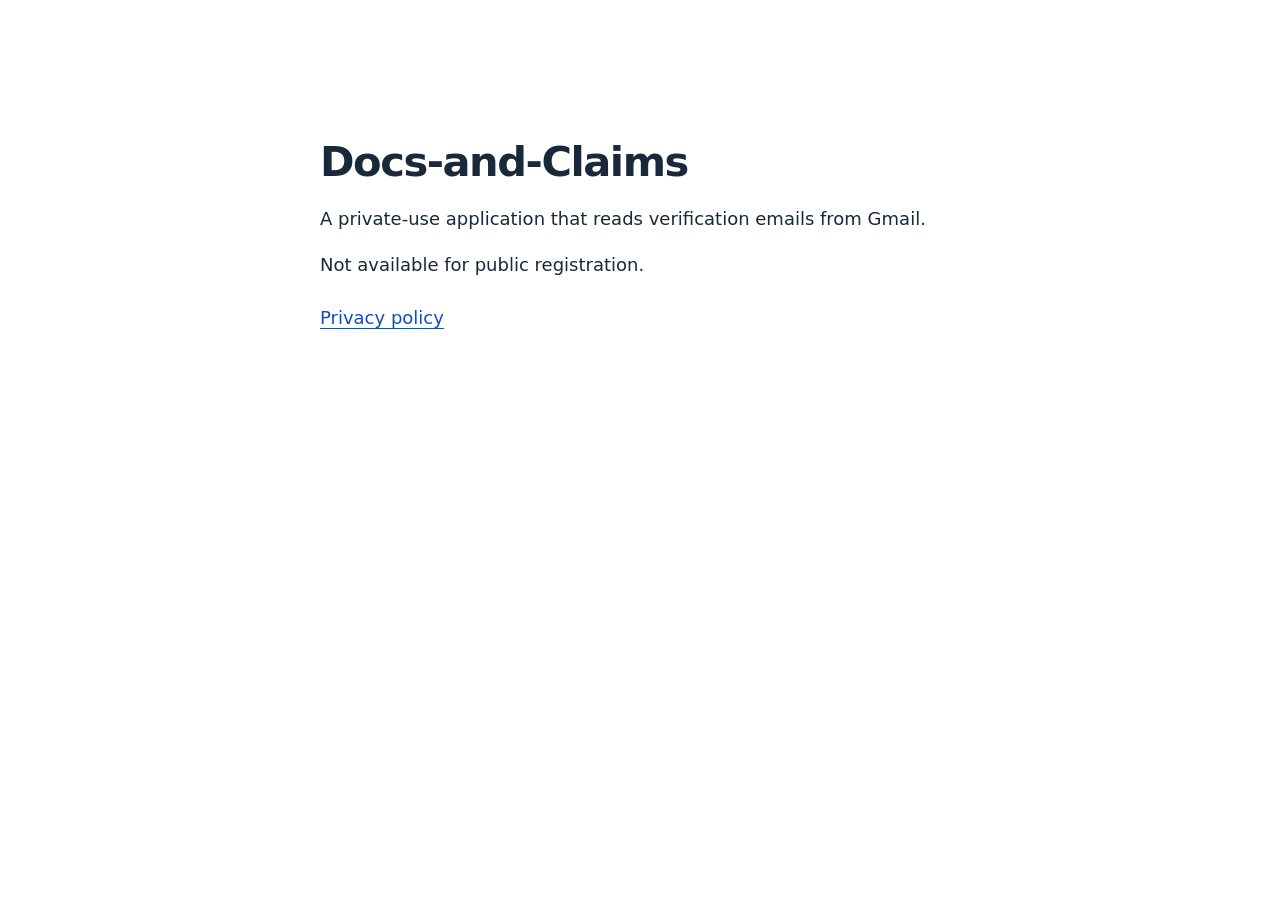
<file: docs/index.html>
<!DOCTYPE html>
<html lang="en">
  <head>
    <meta charset="utf-8">
    <meta name="viewport" content="width=device-width, initial-scale=1">
    <meta name="description" content="A private-use application that reads verification emails from Gmail.">
    <title>Docs-and-Claims</title>
    <link rel="stylesheet" href="styles.css">
  </head>
  <body>
    <main class="page home">
      <h1>Docs-and-Claims</h1>
      <p>A private-use application that reads verification emails from Gmail.</p>
      <p>Not available for public registration.</p>
      <nav aria-label="Information">
        <a href="privacy.html">Privacy policy</a>
      </nav>
    </main>
  </body>
</html>
</file>
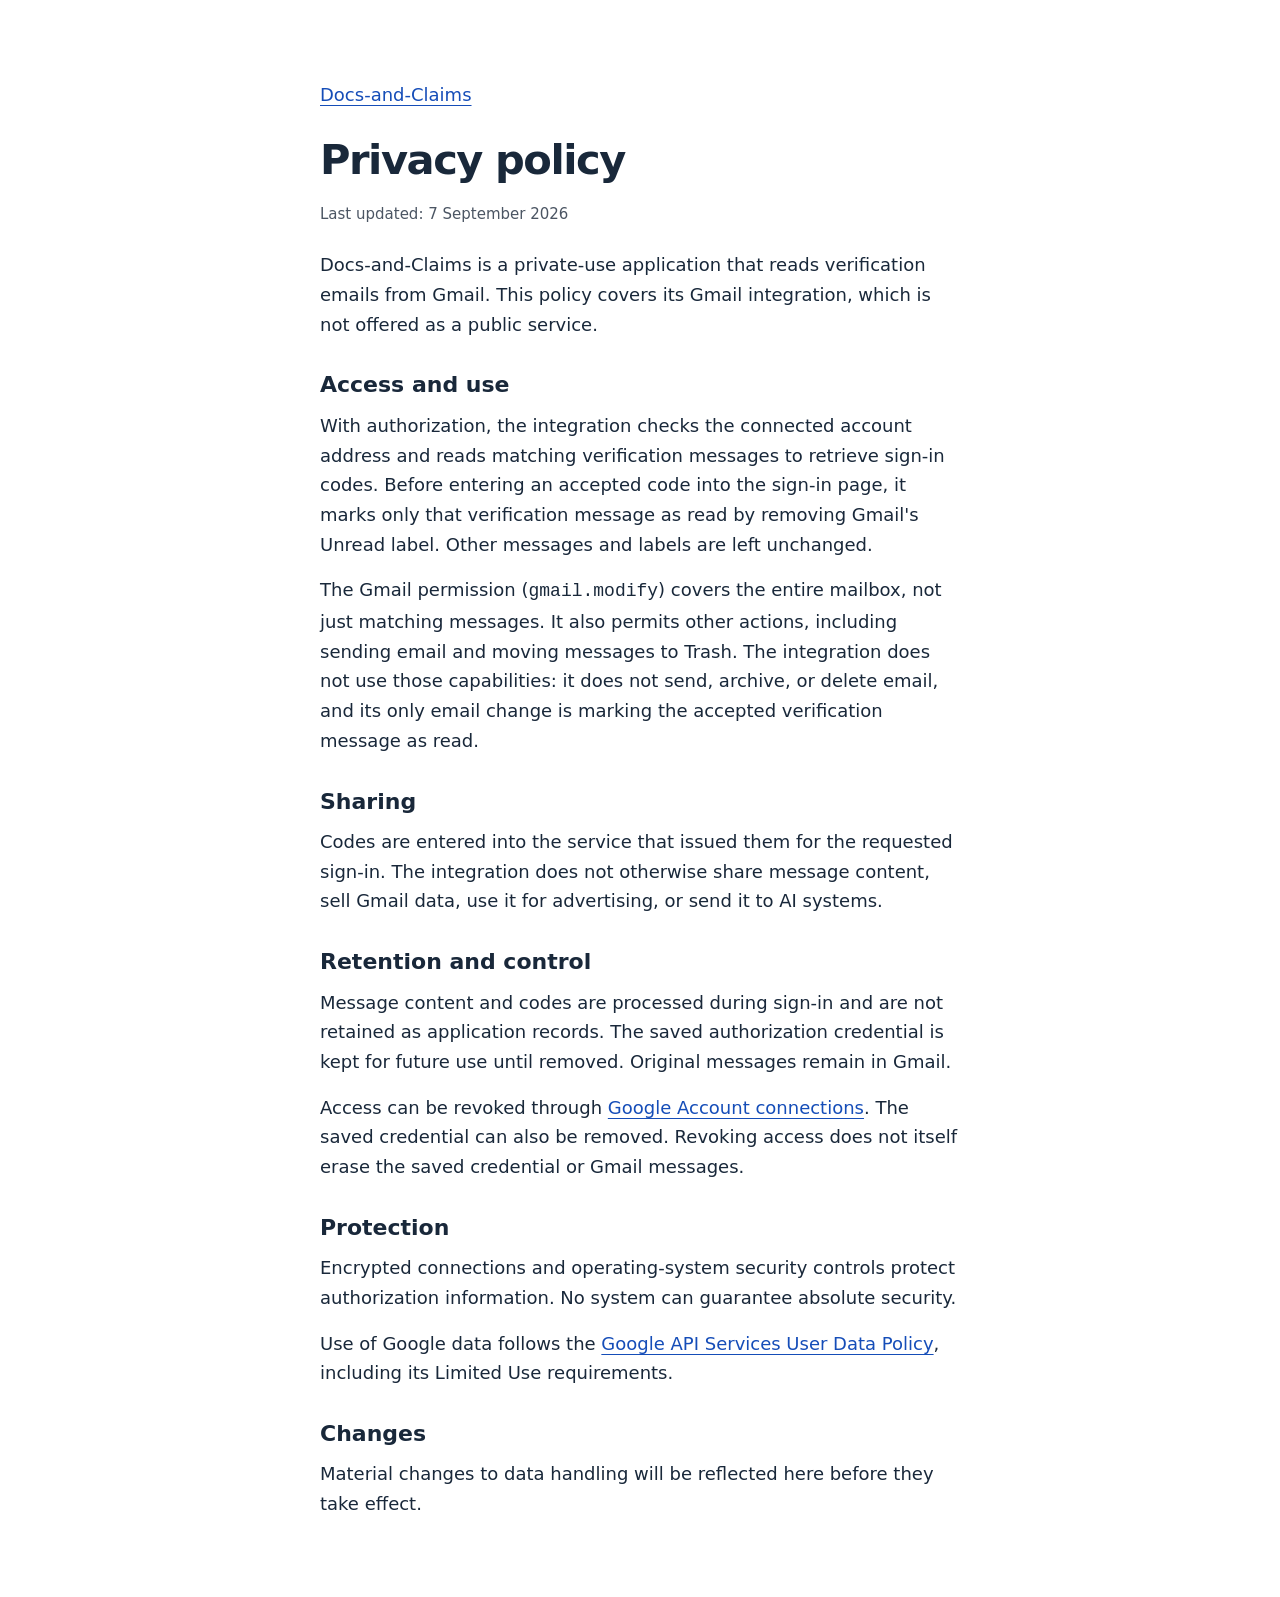
<file: docs/privacy.html>
<!DOCTYPE html>
<html lang="en">
  <head>
    <meta charset="utf-8">
    <meta name="viewport" content="width=device-width, initial-scale=1">
    <meta name="description" content="How the Docs-and-Claims Gmail integration accesses, uses, and protects information.">
    <title>Privacy policy — Docs-and-Claims</title>
    <link rel="stylesheet" href="styles.css">
  </head>
  <body>
    <main class="page">
      <nav aria-label="Home"><a href="./">Docs-and-Claims</a></nav>
      <h1>Privacy policy</h1>
      <p class="date">Last updated: <time datetime="2026-09-07">7 September 2026</time></p>
      <p>Docs-and-Claims is a private-use application that reads verification emails from Gmail. This policy covers its Gmail integration, which is not offered as a public service.</p>

      <section aria-labelledby="access">
        <h2 id="access">Access and use</h2>
        <p>With authorization, the integration checks the connected account address and reads matching verification messages to retrieve sign-in codes. Before entering an accepted code into the sign-in page, it marks only that verification message as read by removing Gmail's Unread label. Other messages and labels are left unchanged.</p>
        <p>The Gmail permission (<code>gmail.modify</code>) covers the entire mailbox, not just matching messages. It also permits other actions, including sending email and moving messages to Trash. The integration does not use those capabilities: it does not send, archive, or delete email, and its only email change is marking the accepted verification message as read.</p>
      </section>

      <section aria-labelledby="sharing">
        <h2 id="sharing">Sharing</h2>
        <p>Codes are entered into the service that issued them for the requested sign-in. The integration does not otherwise share message content, sell Gmail data, use it for advertising, or send it to AI systems.</p>
      </section>

      <section aria-labelledby="retention">
        <h2 id="retention">Retention and control</h2>
        <p>Message content and codes are processed during sign-in and are not retained as application records. The saved authorization credential is kept for future use until removed. Original messages remain in Gmail.</p>
        <p>Access can be revoked through <a href="https://myaccount.google.com/connections">Google Account connections</a>. The saved credential can also be removed. Revoking access does not itself erase the saved credential or Gmail messages.</p>
      </section>

      <section aria-labelledby="protection">
        <h2 id="protection">Protection</h2>
        <p>Encrypted connections and operating-system security controls protect authorization information. No system can guarantee absolute security.</p>
        <p>Use of Google data follows the <a href="https://developers.google.com/terms/api-services-user-data-policy">Google API Services User Data Policy</a>, including its Limited Use requirements.</p>
      </section>

      <section aria-labelledby="changes">
        <h2 id="changes">Changes</h2>
        <p>Material changes to data handling will be reflected here before they take effect.</p>
      </section>
    </main>
  </body>
</html>
</file>
<file: docs/styles.css>
:root {
  color-scheme: light;
  font-family: system-ui, -apple-system, "Segoe UI", sans-serif;
  font-size: 100%;
  color: #19283a;
  background: #ffffff;
  --link: #154db8;
}

* {
  box-sizing: border-box;
}

body {
  margin: 0;
  font-size: 1.125rem;
  line-height: 1.65;
}

.page {
  width: 100%;
  max-width: 44rem;
  margin-inline: auto;
  padding: clamp(1.5rem, 5vw, 3.5rem) clamp(1.25rem, 5vw, 2rem) 4rem;
  overflow-wrap: anywhere;
}

.home {
  padding-top: clamp(3rem, 12vw, 7rem);
}

h1,
h2 {
  line-height: 1.25;
  font-weight: 650;
}

h1 {
  margin: 1.5rem 0 1rem;
  font-size: clamp(2rem, 6vw, 2.6rem);
  letter-spacing: -0.035em;
}

h2 {
  margin: 2rem 0 0.75rem;
  font-size: 1.375rem;
}

p {
  margin: 0 0 1rem;
}

nav {
  margin-block: 1.5rem;
}

a {
  color: var(--link);
  text-underline-offset: 0.2em;
  text-decoration-thickness: 0.08em;
}

a:hover {
  text-decoration-thickness: 0.15em;
}

a:focus-visible {
  outline: 3px solid var(--link);
  outline-offset: 4px;
  border-radius: 2px;
}

.date {
  color: #4b5563;
  font-size: 0.9375rem;
  margin-bottom: 1.5rem;
}
</file>
